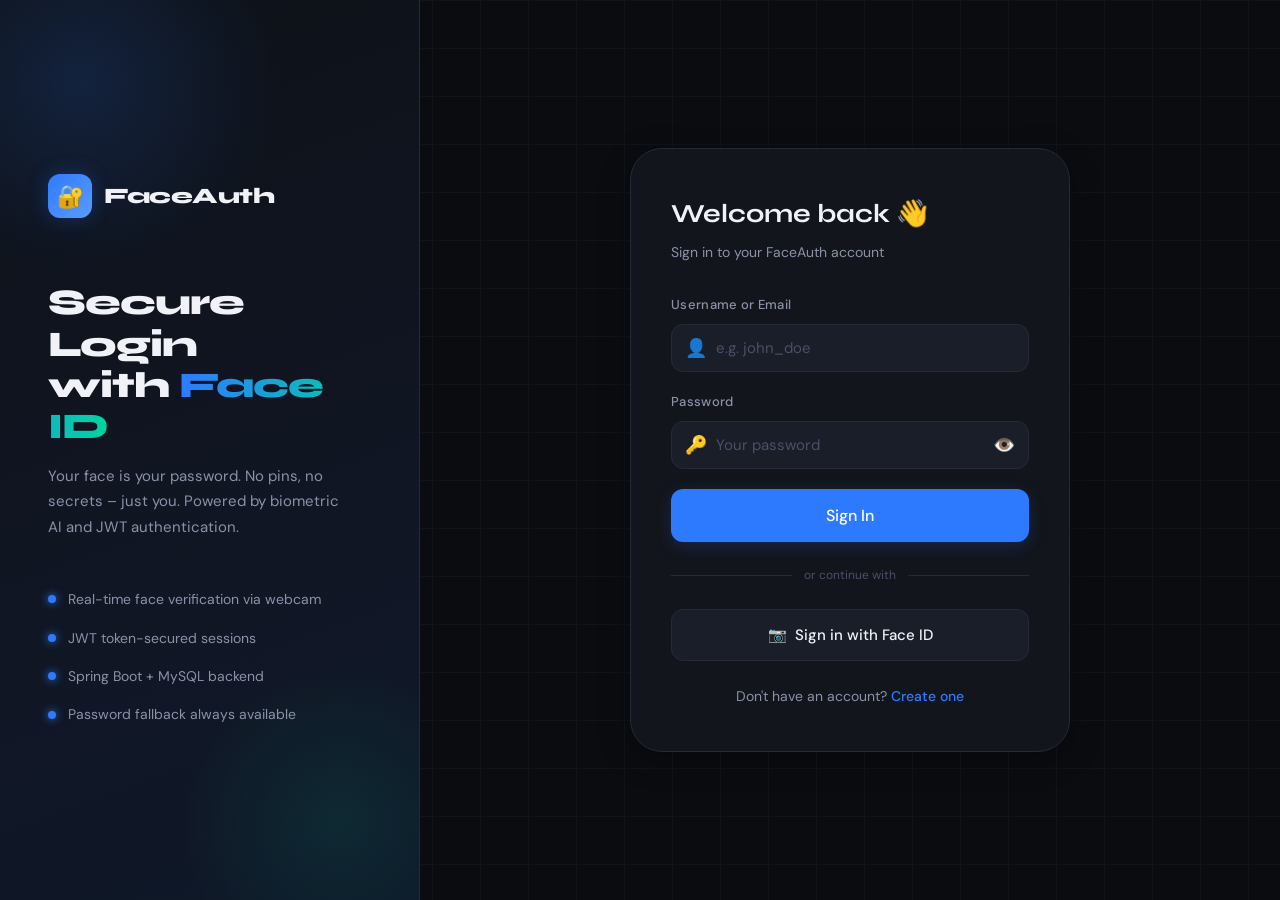
<file: src/main/resources/static/index.html>
<!DOCTYPE html>
<html lang="en">
<head>
  <meta charset="UTF-8" />
  <meta name="viewport" content="width=device-width, initial-scale=1.0" />
  <title>Login – FaceAuth</title>
  <link rel="stylesheet" href="style.css" />
  <!-- Favicon emoji shortcut -->
  <link rel="icon" href="data:image/svg+xml,<svg xmlns='http://www.w3.org/2000/svg' viewBox='0 0 100 100'><text y='.9em' font-size='90'>🔐</text></svg>" />
</head>
<body>

<!-- ═══════════════════════════════════════════════════════════
     LOGIN PAGE
═══════════════════════════════════════════════════════════ -->
<div class="page-wrapper auth-layout">

  <!-- ───── Left decorative panel ───── -->
  <aside class="auth-panel">
    <div class="auth-panel-logo">
      <div class="logo-icon">🔐</div>
      <span class="logo-text">FaceAuth</span>
    </div>

    <h1 class="auth-panel-heading">
      Secure Login<br />with <span>Face ID</span>
    </h1>
    <p class="auth-panel-sub">
      Your face is your password. No pins, no secrets – just you.
      Powered by biometric AI and JWT authentication.
    </p>

    <ul class="auth-panel-features">
      <li class="feature-item"><span class="feature-dot"></span> Real-time face verification via webcam</li>
      <li class="feature-item"><span class="feature-dot"></span> JWT token-secured sessions</li>
      <li class="feature-item"><span class="feature-dot"></span> Spring Boot + MySQL backend</li>
      <li class="feature-item"><span class="feature-dot"></span> Password fallback always available</li>
    </ul>
  </aside>

  <!-- ───── Right form area ───── -->
  <main class="auth-main">
    <div class="auth-card">

      <div class="auth-card-header">
        <h2 class="auth-card-title">Welcome back 👋</h2>
        <p class="auth-card-subtitle">Sign in to your FaceAuth account</p>
      </div>

      <!-- Login Form -->
      <form id="login-form" novalidate>

        <!-- Username -->
        <div class="form-group">
          <label class="form-label" for="username">Username or Email</label>
          <div class="input-wrapper">
            <span class="input-icon">👤</span>
            <input
              type="text"
              id="username"
              name="username"
              class="form-control"
              placeholder="e.g. john_doe"
              autocomplete="username"
            />
          </div>
          <div class="form-error" id="username-error"></div>
        </div>

        <!-- Password -->
        <div class="form-group">
          <label class="form-label" for="password">Password</label>
          <div class="input-wrapper">
            <span class="input-icon">🔑</span>
            <input
              type="password"
              id="password"
              name="password"
              class="form-control"
              placeholder="Your password"
              autocomplete="current-password"
            />
            <button type="button" class="input-toggle" aria-label="Toggle password">👁️</button>
          </div>
          <div class="form-error" id="password-error"></div>
        </div>

        <!-- Submit -->
        <button type="submit" class="btn btn-primary btn-lg" id="login-btn">
          Sign In
        </button>

      </form>

      <!-- Divider -->
      <div class="auth-divider">or continue with</div>

      <!-- Face Login Button -->
      <a href="face-login.html" class="btn btn-secondary">
        📷 &nbsp;Sign in with Face ID
      </a>

      <!-- Register link -->
      <div class="auth-link">
        Don't have an account? <a href="register.html">Create one</a>
      </div>

    </div>
  </main>

</div><!-- end .auth-layout -->

<!-- Toast container injected by script.js -->
<div id="toast-container"></div>
<script src="script.js"></script>

<script>

const form = document.getElementById('login-form');

form.addEventListener('submit', async function(e) {
  e.preventDefault();
  const username = document.getElementById('username').value.trim();
  const password = document.getElementById('password').value;
  const btn = document.getElementById('login-btn');

  if (!username) { alert('Enter Username'); return; }
  if (!password) { alert('Enter Password'); return; }

  setButtonLoading(btn, true);
  const result = await loginUser({ username, password });
  setButtonLoading(btn, false);

  if (result.ok) {
    saveSession(result.data.token, result.data.user);
    showToast('Login successful! Redirecting...', 'success');
    setTimeout(() => { window.location.href = 'dashboard.html'; }, 800);
  } else {
    showToast(result.data.message || 'Invalid username or password.', 'error');
  }
});

</script>
</body>
</html>
</file>
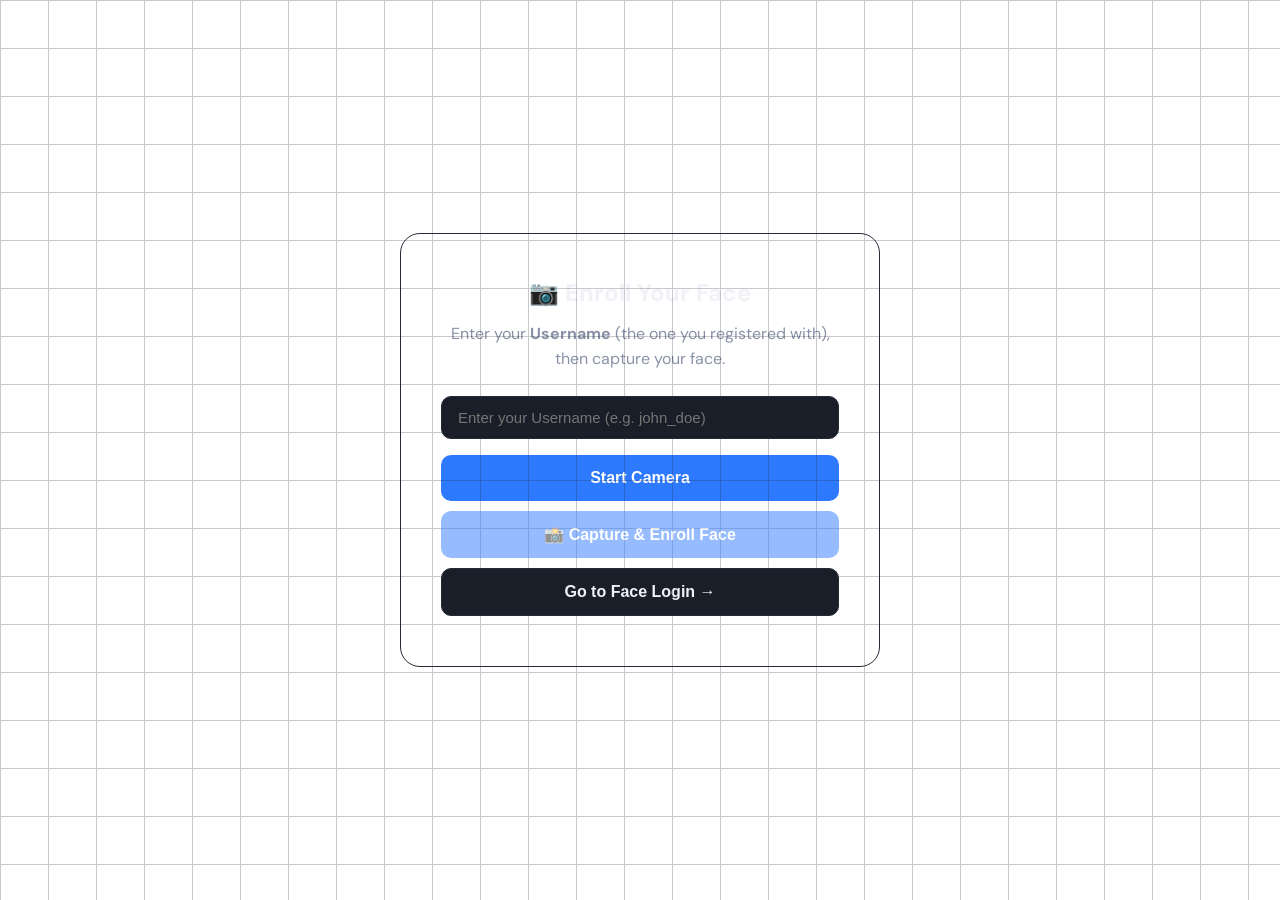
<file: src/main/resources/static/enroll.html>
<!DOCTYPE html>
<html lang="en">
<head>
  <meta charset="UTF-8" />
  <meta name="viewport" content="width=device-width, initial-scale=1.0" />
  <title>Enroll Face – FaceAuth</title>
  <link rel="stylesheet" href="style.css" />
  <style>
    body { display:flex; align-items:center; justify-content:center; min-height:100vh; background:var(--bg-primary); }
    .enroll-card { background:var(--surface-1); border:1px solid var(--border); border-radius:20px; padding:40px; max-width:480px; width:100%; text-align:center; }
    .enroll-card h2 { font-size:24px; margin-bottom:8px; }
    .enroll-card p  { color:var(--text-secondary); margin-bottom:24px; }
    video { width:100%; border-radius:12px; margin-bottom:16px; background:#000; display:none; }
    .status { padding:12px; border-radius:8px; margin-bottom:16px; font-size:14px; display:none; }
    .status.success { background:#10b98120; color:#10b981; display:block; }
    .status.error   { background:#ef444420; color:#ef4444; display:block; }
    .status.info    { background:#3b82f620; color:#3b82f6; display:block; }
    input { width:100%; padding:12px 16px; border-radius:10px; border:1px solid var(--border); background:var(--surface-2); color:var(--text-primary); font-size:15px; margin-bottom:16px; box-sizing:border-box; }
    button { width:100%; padding:14px; border-radius:10px; border:none; background:var(--accent); color:#fff; font-size:16px; font-weight:600; cursor:pointer; margin-bottom:10px; }
    button:disabled { opacity:0.5; cursor:not-allowed; }
    button.secondary { background:var(--surface-2); color:var(--text-primary); border:1px solid var(--border); }
    canvas { display:none; }
  </style>
</head>
<body>
<div class="enroll-card">
  <h2>📷 Enroll Your Face</h2>
  <p>Enter your <strong>Username</strong> (the one you registered with), then capture your face.</p>

  <input type="text" id="nameInput" placeholder="Enter your Username (e.g. john_doe)" />

  <video id="video" autoplay playsinline muted></video>
  <canvas id="canvas"></canvas>

  <div class="status" id="status"></div>

  <button id="startBtn" onclick="startCamera()">Start Camera</button>
  <button id="captureBtn" onclick="capture()" disabled>📸 Capture &amp; Enroll Face</button>
  <button class="secondary" onclick="window.location.href='face-login.html'">Go to Face Login →</button>
</div>

<script>
const API = 'http://localhost:8086';
let stream = null;

function showStatus(msg, type) {
  const s = document.getElementById('status');
  s.textContent = msg;
  s.className = 'status ' + type;
}

async function startCamera() {
  const name = document.getElementById('nameInput').value.trim();
  if (!name) {
    showStatus('Please enter your username first.', 'error');
    return;
  }
  try {
    stream = await navigator.mediaDevices.getUserMedia({ video: true });
    const video = document.getElementById('video');
    video.srcObject = stream;
    video.style.display = 'block';
    document.getElementById('startBtn').disabled = true;
    document.getElementById('captureBtn').disabled = false;
    showStatus('Camera ready! Look at the camera and click Capture.', 'info');
  } catch(err) {
    showStatus('Camera error: ' + err.message + ' — Please allow camera access.', 'error');
  }
}

async function capture() {
  const name = document.getElementById('nameInput').value.trim();
  if (!name) { showStatus('Please enter your name.', 'error'); return; }

  const video  = document.getElementById('video');
  const canvas = document.getElementById('canvas');
  canvas.width  = video.videoWidth;
  canvas.height = video.videoHeight;
  canvas.getContext('2d').drawImage(video, 0, 0);

  const base64 = canvas.toDataURL('image/jpeg', 0.9).split(',')[1];

  document.getElementById('captureBtn').disabled = true;
  document.getElementById('captureBtn').textContent = 'Enrolling...';
  showStatus('Sending face to server...', 'info');

  try {
    const res = await fetch(API + '/api/auth/face/enroll', {
      method: 'POST',
      headers: { 'Content-Type': 'application/json' },
      body: JSON.stringify({ username: name, imageBase64: base64 })
    });
    const data = await res.json();

    if (res.ok) {
      showStatus('✅ Face enrolled successfully! You can now use Face Login.', 'success');
      if (stream) stream.getTracks().forEach(t => t.stop());
      document.getElementById('video').style.display = 'none';
      document.getElementById('captureBtn').textContent = '✅ Enrolled!';
    } else {
      showStatus('❌ ' + (data.message || 'Enrollment failed. Try again.'), 'error');
      document.getElementById('captureBtn').disabled = false;
      document.getElementById('captureBtn').textContent = '📸 Capture & Enroll Face';
    }
  } catch(err) {
    showStatus('❌ Cannot connect to server. Is Spring Boot running?', 'error');
    document.getElementById('captureBtn').disabled = false;
    document.getElementById('captureBtn').textContent = '📸 Capture & Enroll Face';
  }
}
</script>
</body>
</html>
</file>
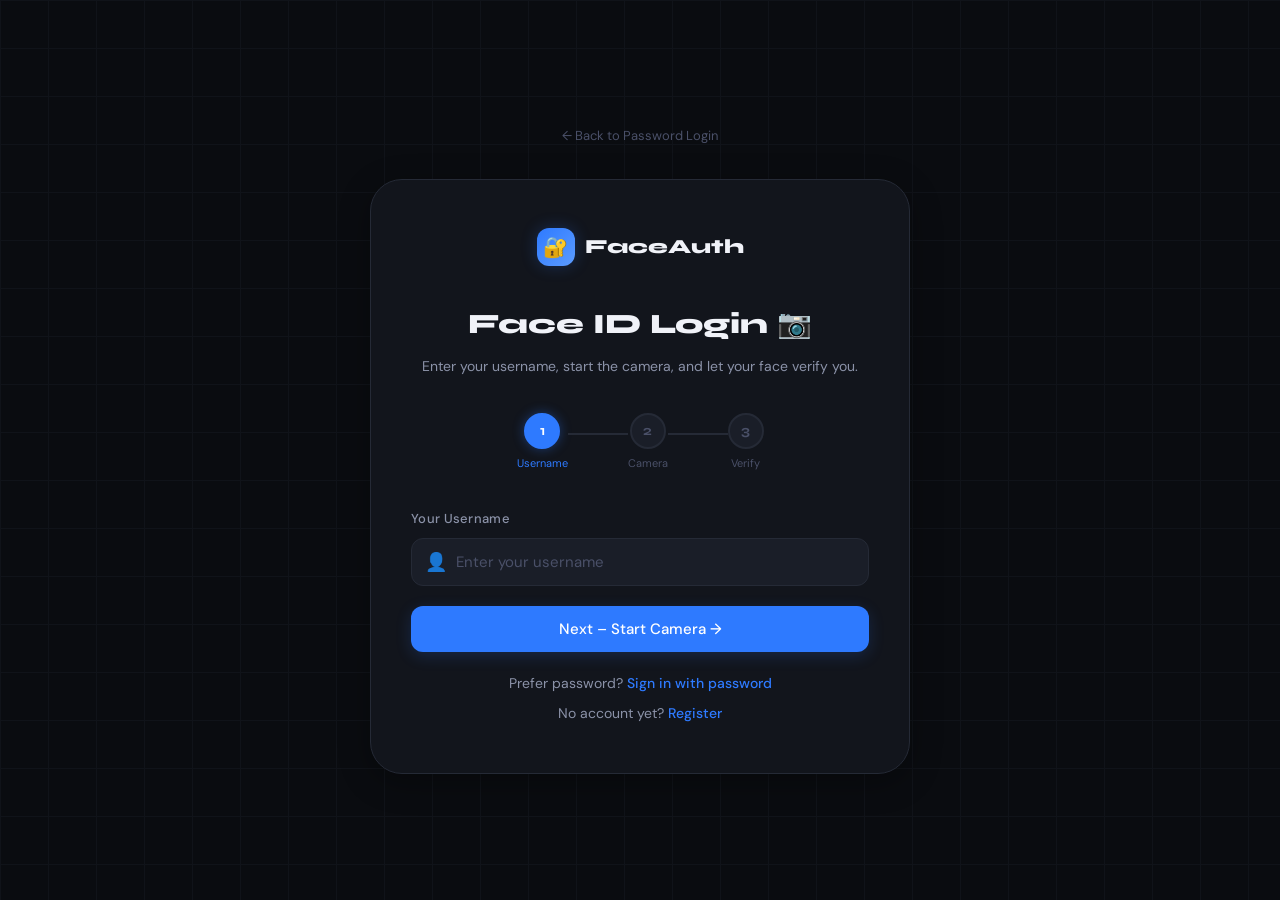
<file: src/main/resources/static/face-login.html>
<!DOCTYPE html>
<html lang="en">
<head>
  <meta charset="UTF-8" />
  <meta name="viewport" content="width=device-width, initial-scale=1.0" />
  <title>Face Login – FaceAuth</title>
  <link rel="stylesheet" href="style.css" />
  <link rel="icon" href="data:image/svg+xml,<svg xmlns='http://www.w3.org/2000/svg' viewBox='0 0 100 100'><text y='.9em' font-size='90'>📷</text></svg>" />
  <style>
    /* Steps indicator */
    .steps {
      display: flex;
      align-items: center;
      gap: 0;
      margin-bottom: 36px;
      justify-content: center;
    }
    .step {
      display: flex;
      flex-direction: column;
      align-items: center;
      gap: 6px;
    }
    .step-circle {
      width: 36px; height: 36px;
      border-radius: 50%;
      background: var(--surface-2);
      border: 2px solid var(--border);
      display: flex; align-items: center; justify-content: center;
      font-size: 14px; font-weight: 700;
      color: var(--text-muted);
      font-family: 'Syne', sans-serif;
      transition: all 0.3s ease;
    }
    .step.active .step-circle {
      background: var(--accent);
      border-color: var(--accent);
      color: #fff;
      box-shadow: 0 0 12px #2e7aff60;
    }
    .step.done .step-circle {
      background: var(--success);
      border-color: var(--success);
      color: #fff;
    }
    .step-label { font-size: 11px; color: var(--text-muted); }
    .step.active .step-label { color: var(--accent); }
    .step.done   .step-label { color: var(--success); }
    .step-line {
      height: 2px; width: 60px;
      background: var(--border);
      margin-bottom: 18px;
      transition: background 0.3s;
    }
    .step-line.done { background: var(--success); }

    /* Countdown ring */
    .countdown-ring {
      position: absolute;
      top: 50%; left: 50%;
      transform: translate(-50%, -50%);
      width: 120px; height: 120px;
      pointer-events: none;
      display: none;
    }
    .countdown-ring.show { display: block; }
    .countdown-ring svg { width: 100%; height: 100%; }
    .countdown-ring text {
      font-family: 'Syne', sans-serif;
      font-size: 28px;
      font-weight: 800;
      fill: var(--accent);
      dominant-baseline: middle;
      text-anchor: middle;
    }
    circle.ring-track {
      fill: none;
      stroke: var(--border);
      stroke-width: 3;
    }
    circle.ring-progress {
      fill: none;
      stroke: var(--accent);
      stroke-width: 3;
      stroke-linecap: round;
      stroke-dasharray: 326.7;
      stroke-dashoffset: 0;
      transform: rotate(-90deg);
      transform-origin: 50% 50%;
      transition: stroke-dashoffset 1s linear;
    }
  </style>
</head>
<body>

<!-- ═══════════════════════════════════════════════════════════
     FACE LOGIN PAGE
═══════════════════════════════════════════════════════════ -->
<div class="page-wrapper face-auth-wrapper">

  <a href="index.html" class="back-link">← Back to Password Login</a>

  <div class="face-auth-card">

    <!-- Logo -->
    <div class="face-header-logo">
      <div class="logo-icon" style="width:38px;height:38px;background:linear-gradient(135deg,var(--accent),var(--accent-hover));border-radius:var(--radius-md);display:flex;align-items:center;justify-content:center;font-size:20px;box-shadow:0 0 16px #2e7aff40;">🔐</div>
      <span style="font-family:'Syne',sans-serif;font-weight:800;font-size:20px;">FaceAuth</span>
    </div>

    <h1 class="face-auth-title">Face ID Login 📷</h1>
    <p class="face-auth-subtitle">
      Enter your username, start the camera, and let your face verify you.
    </p>

    <!-- Steps -->
    <div class="steps">
      <div class="step active" id="step-1">
        <div class="step-circle">1</div>
        <div class="step-label">Username</div>
      </div>
      <div class="step-line" id="line-1"></div>
      <div class="step" id="step-2">
        <div class="step-circle">2</div>
        <div class="step-label">Camera</div>
      </div>
      <div class="step-line" id="line-2"></div>
      <div class="step" id="step-3">
        <div class="step-circle">3</div>
        <div class="step-label">Verify</div>
      </div>
    </div>

    <!-- Step 1: Username input -->
    <div id="phase-username">
      <div class="face-user-input form-group">
        <label class="form-label" for="face-username">Your Username</label>
        <div class="input-wrapper">
          <span class="input-icon">👤</span>
          <input
            type="text"
            id="face-username"
            class="form-control"
            placeholder="Enter your username"
            autocomplete="username"
          />
        </div>
        <div class="form-error" id="face-username-error"></div>
      </div>
      <button class="btn btn-primary" id="face-next-btn">
        Next – Start Camera →
      </button>
    </div>

    <!-- Step 2 & 3: Webcam + verify -->
    <div id="phase-camera" class="hidden">

      <!-- Webcam container -->
      <div class="webcam-container" id="face-webcam-container">
        <video id="face-video" autoplay playsinline muted></video>
        <canvas id="face-canvas"></canvas>
        <div class="webcam-overlay">
          <div class="face-guide"></div>
          <div class="scan-line"></div>
        </div>
        <!-- Countdown ring for auto-capture -->
        <div class="countdown-ring" id="countdown-ring">
          <svg viewBox="0 0 110 110">
            <circle class="ring-track" cx="55" cy="55" r="52" />
            <circle class="ring-progress" id="ring-progress" cx="55" cy="55" r="52" />
            <text x="55" y="55" id="countdown-text">3</text>
          </svg>
        </div>
        <!-- Result overlay -->
        <div class="capture-result-overlay" id="face-result-overlay">
          <span id="face-result-icon">✅</span>
          <span id="face-result-text">Verified!</span>
        </div>
        <!-- Placeholder -->
        <div class="webcam-placeholder" id="face-placeholder">
          <span class="webcam-placeholder-icon">📷</span>
          <span>Starting camera...</span>
        </div>
      </div>

      <!-- Status bar -->
      <div class="status-bar">
        <div class="status-dot" id="face-status-dot"></div>
        <span id="face-status-text">Initialising camera...</span>
      </div>

      <!-- Controls -->
      <div class="webcam-controls">
        <button class="btn btn-primary hidden" id="face-capture-btn">
          📸 Capture &amp; Verify Now
        </button>
        <button class="btn btn-secondary hidden" id="face-auto-btn">
          ⏱ Auto-capture in 3s
        </button>
        <button class="btn btn-secondary btn-sm" id="face-retry-btn">
          🔄 Try Again
        </button>
      </div>

    </div>
    <!-- end phase-camera -->

    <!-- Link to password login -->
    <div class="auth-link" style="margin-top:20px;">
      Prefer password? <a href="index.html">Sign in with password</a>
    </div>
    <div class="auth-link" style="margin-top:8px;">
      No account yet? <a href="register.html">Register</a>
    </div>

  </div><!-- end .face-auth-card -->
</div>

<div id="toast-container"></div>

<script src="script.js"></script>
<script>
/* ──────────────────────────────────────────
   FACE LOGIN PAGE – logic
────────────────────────────────────────── */

// page ready

/* ─── DOM refs ─── */
const phaseUsername      = document.getElementById('phase-username');
const phaseCamera        = document.getElementById('phase-camera');
const faceUsernameInput  = document.getElementById('face-username');
const faceNextBtn        = document.getElementById('face-next-btn');
const faceVideo          = document.getElementById('face-video');
const faceCanvas         = document.getElementById('face-canvas');
const faceContainer      = document.getElementById('face-webcam-container');
const facePlaceholder    = document.getElementById('face-placeholder');
const faceStatusDot      = document.getElementById('face-status-dot');
const faceStatusText     = document.getElementById('face-status-text');
const faceCaptureBtn     = document.getElementById('face-capture-btn');
const faceAutoBtn        = document.getElementById('face-auto-btn');
const faceRetryBtn       = document.getElementById('face-retry-btn');
const faceResultOverlay  = document.getElementById('face-result-overlay');
const countdownRing      = document.getElementById('countdown-ring');
const countdownText      = document.getElementById('countdown-text');
const ringProgress       = document.getElementById('ring-progress');

let faceStream   = null;
let capturedUsername = '';
let autoTimer    = null;

/* ─── Step helper ─── */
function setStep(n) {
  for (let i = 1; i <= 3; i++) {
    const el = document.getElementById(`step-${i}`);
    el.classList.remove('active', 'done');
    if (i < n) el.classList.add('done');
    else if (i === n) el.classList.add('active');
  }
  for (let i = 1; i <= 2; i++) {
    const line = document.getElementById(`line-${i}`);
    line.classList.toggle('done', i < n);
  }
}

function setFaceStatus(dot, text) {
  faceStatusDot.className = `status-dot ${dot}`;
  faceStatusText.textContent = text;
}

/* ─── STEP 1 → STEP 2: Start camera ─── */
faceNextBtn.addEventListener('click', async () => {
  const username = faceUsernameInput.value.trim();
  if (!username) {
    setFieldError(faceUsernameInput, 'Please enter your username.');
    return;
  }
  clearFieldError(faceUsernameInput);
  capturedUsername = username;

  setButtonLoading(faceNextBtn, true);

  try {
    faceStream = await navigator.mediaDevices.getUserMedia({ video: { facingMode: 'user' }, audio: false });
    faceVideo.srcObject = faceStream;

    phaseUsername.classList.add('hidden');
    phaseCamera.classList.remove('hidden');
    facePlaceholder.style.display = 'none';
    faceContainer.classList.add('scanning');
    setStep(2);
    setFaceStatus('scanning', `Camera ready for user "${username}". Click capture or use auto-capture.`);

    faceCaptureBtn.classList.remove('hidden');
    faceAutoBtn.classList.remove('hidden');
    setButtonLoading(faceNextBtn, false);
  } catch (err) {
    setButtonLoading(faceNextBtn, false);
    showToast('Could not access camera: ' + err.message, 'error');
  }
});

faceUsernameInput.addEventListener('input', () => clearFieldError(faceUsernameInput));

/* ─── Manual capture ─── */
faceCaptureBtn.addEventListener('click', captureAndVerify);

/* ─── Auto-capture with countdown ─── */
faceAutoBtn.addEventListener('click', function() {
  if (autoTimer) return;
  faceCaptureBtn.classList.add('hidden');
  faceAutoBtn.disabled = true;
  countdownRing.classList.add('show');

  let count = 3;
  const totalDash = 326.7;
  countdownText.textContent = count;
  ringProgress.style.strokeDashoffset = '0';

  autoTimer = setInterval(() => {
    count--;
    countdownText.textContent = count;
    // shrink ring
    const offset = totalDash * ((3 - count) / 3);
    ringProgress.style.strokeDashoffset = offset;

    if (count <= 0) {
      clearInterval(autoTimer);
      autoTimer = null;
      countdownRing.classList.remove('show');
      captureAndVerify();
    }
  }, 1000);
});

/* ─── Retry ─── */
faceRetryBtn.addEventListener('click', () => {
  faceContainer.classList.remove('verified', 'failed');
  faceContainer.classList.add('scanning');
  faceResultOverlay.classList.remove('show');
  faceCaptureBtn.classList.remove('hidden');
  faceAutoBtn.classList.remove('hidden');
  faceAutoBtn.disabled = false;
  clearInterval(autoTimer); autoTimer = null;
  countdownRing.classList.remove('show');
  setFaceStatus('scanning', `Ready – aim your face at the camera.`);
  setStep(2);
});

/* ─── Core: capture frame + verify ─── */
async function captureAndVerify() {
  // Stop auto timer if running
  if (autoTimer) { clearInterval(autoTimer); autoTimer = null; }
  countdownRing.classList.remove('show');
  faceCaptureBtn.classList.add('hidden');
  faceAutoBtn.classList.add('hidden');

  setStep(3);
  setFaceStatus('scanning', 'Analysing your face... please hold still.');

  // Draw mirrored frame to canvas
  const ctx = faceCanvas.getContext('2d');
  faceCanvas.width  = faceVideo.videoWidth;
  faceCanvas.height = faceVideo.videoHeight;
  ctx.save();
  ctx.scale(-1, 1);
  ctx.drawImage(faceVideo, -faceCanvas.width, 0);
  ctx.restore();

  const base64 = faceCanvas.toDataURL('image/jpeg', 0.9).split(',')[1];

  // Call backend
  const res = await verifyFace(capturedUsername, base64);

  if (res.ok && res.data.verified) {
    /*
      Expected Spring Boot response on success:
      {
        "verified": true,
        "token": "eyJhbGci...",
        "user": { "id": 1, "username": "...", "fullName": "...", "email": "..." },
        "confidence": 0.97
      }
    */
    faceContainer.classList.remove('scanning');
    faceContainer.classList.add('verified');
    faceResultOverlay.className = 'capture-result-overlay success show';
    document.getElementById('face-result-icon').textContent = '✅';
    document.getElementById('face-result-text').textContent = 'Identity Confirmed!';
    setFaceStatus('active', `Welcome, ${res.data.user?.fullName || capturedUsername}! Redirecting...`);
    showToast(`Face verified! Confidence: ${Math.round((res.data.confidence || 1) * 100)}%`, 'success');

    // Save session and redirect
    saveSession(res.data.token, res.data.user);
    setTimeout(() => { window.location.href = 'dashboard.html'; }, 1500);

    // Stop camera
    if (faceStream) faceStream.getTracks().forEach(t => t.stop());
  } else {
    faceContainer.classList.remove('scanning');
    faceContainer.classList.add('failed');
    faceResultOverlay.className = 'capture-result-overlay error show';
    document.getElementById('face-result-icon').textContent = '❌';
    document.getElementById('face-result-text').textContent = 'Not Recognised';

    const reason = res.data?.message || 'Face not recognised. Please try again.';
    setFaceStatus('error', reason);

    if (res.status === 404) {
      showToast('User not found or face not enrolled.', 'error', 5000);
    } else {
      showToast(reason, 'error', 4000);
    }

    // Auto-reset after 3s
    setTimeout(() => {
      if (faceStream?.active) {
        faceResultOverlay.classList.remove('show');
        faceContainer.classList.remove('failed');
        faceContainer.classList.add('scanning');
        faceCaptureBtn.classList.remove('hidden');
        faceAutoBtn.classList.remove('hidden');
        faceAutoBtn.disabled = false;
        setFaceStatus('scanning', 'Ready to try again.');
        setStep(2);
      }
    }, 3000);
  }
}

/* ─── Cleanup on page leave ─── */
window.addEventListener('beforeunload', () => {
  if (faceStream) faceStream.getTracks().forEach(t => t.stop());
});
</script>
</body>
</html>
</file>
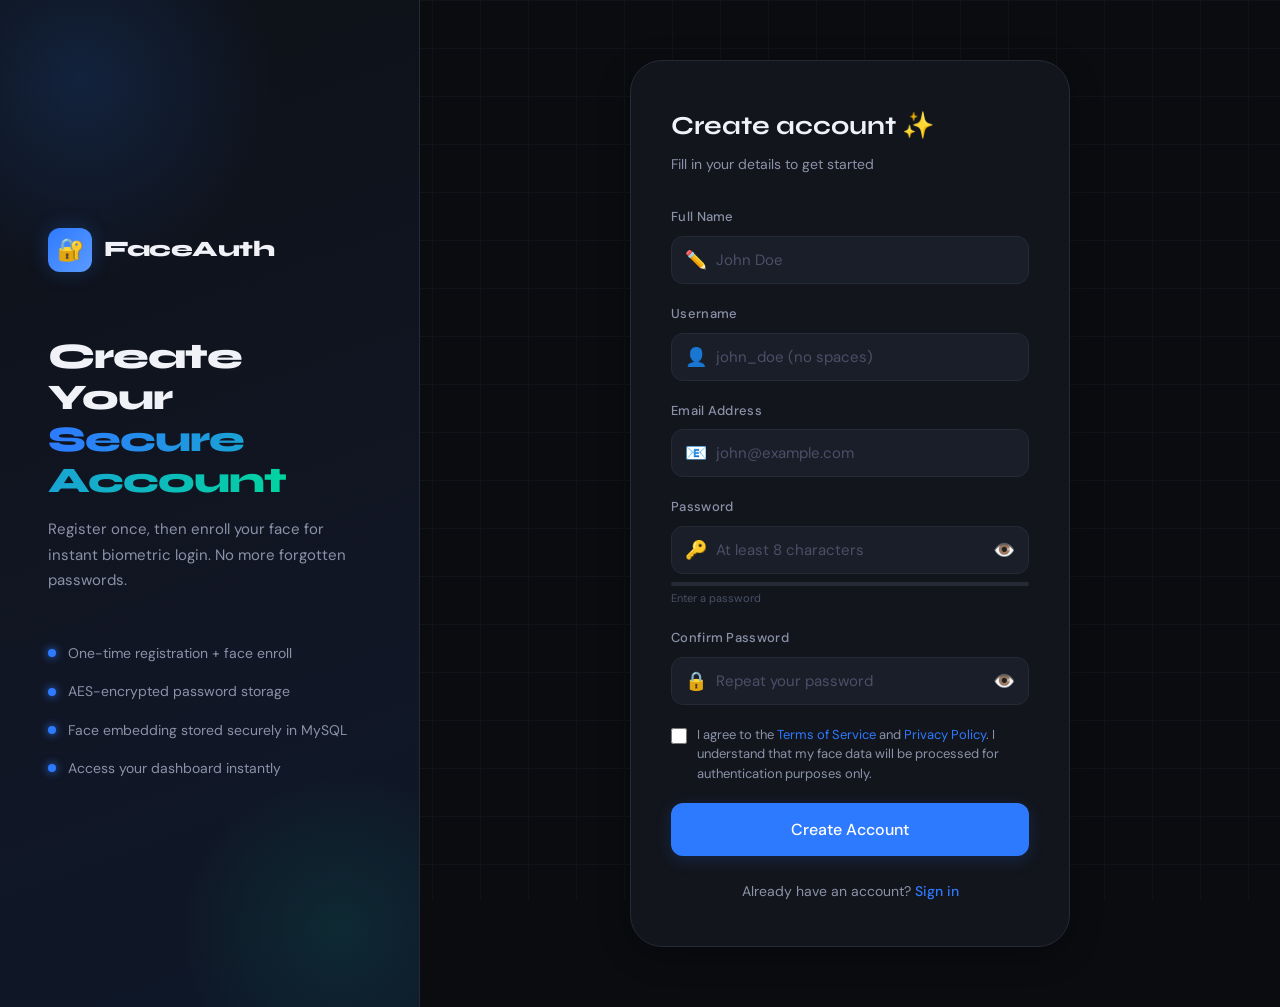
<file: src/main/resources/static/register.html>
<!DOCTYPE html>
<html lang="en">
<head>
  <meta charset="UTF-8" />
  <meta name="viewport" content="width=device-width, initial-scale=1.0" />
  <title>Register – FaceAuth</title>
  <link rel="stylesheet" href="style.css" />
  <link rel="icon" href="data:image/svg+xml,<svg xmlns='http://www.w3.org/2000/svg' viewBox='0 0 100 100'><text y='.9em' font-size='90'>🔐</text></svg>" />
  <style>
    /* Password strength meter */
    .strength-bar {
      height: 4px;
      border-radius: 99px;
      background: var(--border);
      margin-top: 8px;
      overflow: hidden;
    }
    .strength-fill {
      height: 100%;
      border-radius: 99px;
      transition: width 0.3s ease, background 0.3s ease;
      width: 0%;
    }
    .strength-fill.weak   { width: 25%; background: var(--danger); }
    .strength-fill.fair   { width: 50%; background: #ffb300; }
    .strength-fill.good   { width: 75%; background: var(--accent); }
    .strength-fill.strong { width: 100%; background: var(--success); }
    .strength-label {
      font-size: 11px;
      margin-top: 4px;
      color: var(--text-muted);
    }
    .terms-group {
      display: flex;
      align-items: flex-start;
      gap: 10px;
      margin-bottom: 20px;
    }
    .terms-group input[type="checkbox"] {
      margin-top: 3px;
      width: 16px; height: 16px;
      accent-color: var(--accent);
      flex-shrink: 0;
      cursor: pointer;
    }
    .terms-group label {
      font-size: 13px;
      color: var(--text-secondary);
      line-height: 1.5;
      cursor: pointer;
    }
    .terms-group label a {
      color: var(--accent);
      text-decoration: none;
    }
  </style>
</head>
<body>

<!-- ═══════════════════════════════════════════════════════════
     REGISTER PAGE
═══════════════════════════════════════════════════════════ -->
<div class="page-wrapper auth-layout">

  <!-- ───── Left panel ───── -->
  <aside class="auth-panel">
    <div class="auth-panel-logo">
      <div class="logo-icon">🔐</div>
      <span class="logo-text">FaceAuth</span>
    </div>

    <h1 class="auth-panel-heading">
      Create Your<br /><span>Secure Account</span>
    </h1>
    <p class="auth-panel-sub">
      Register once, then enroll your face for instant biometric login.
      No more forgotten passwords.
    </p>

    <ul class="auth-panel-features">
      <li class="feature-item"><span class="feature-dot"></span> One-time registration + face enroll</li>
      <li class="feature-item"><span class="feature-dot"></span> AES-encrypted password storage</li>
      <li class="feature-item"><span class="feature-dot"></span> Face embedding stored securely in MySQL</li>
      <li class="feature-item"><span class="feature-dot"></span> Access your dashboard instantly</li>
    </ul>
  </aside>

  <!-- ───── Right form area ───── -->
  <main class="auth-main">
    <div class="auth-card">

      <div class="auth-card-header">
        <h2 class="auth-card-title">Create account ✨</h2>
        <p class="auth-card-subtitle">Fill in your details to get started</p>
      </div>

      <form id="register-form" novalidate>

        <!-- Full Name -->
        <div class="form-group">
          <label class="form-label" for="fullName">Full Name</label>
          <div class="input-wrapper">
            <span class="input-icon">✏️</span>
            <input
              type="text"
              id="fullName"
              name="fullName"
              class="form-control"
              placeholder="John Doe"
              autocomplete="name"
            />
          </div>
          <div class="form-error" id="fullName-error"></div>
        </div>

        <!-- Username -->
        <div class="form-group">
          <label class="form-label" for="username">Username</label>
          <div class="input-wrapper">
            <span class="input-icon">👤</span>
            <input
              type="text"
              id="username"
              name="username"
              class="form-control"
              placeholder="john_doe (no spaces)"
              autocomplete="username"
            />
          </div>
          <div class="form-error" id="username-error"></div>
        </div>

        <!-- Email -->
        <div class="form-group">
          <label class="form-label" for="email">Email Address</label>
          <div class="input-wrapper">
            <span class="input-icon">📧</span>
            <input
              type="email"
              id="email"
              name="email"
              class="form-control"
              placeholder="john@example.com"
              autocomplete="email"
            />
          </div>
          <div class="form-error" id="email-error"></div>
        </div>

        <!-- Password -->
        <div class="form-group">
          <label class="form-label" for="password">Password</label>
          <div class="input-wrapper">
            <span class="input-icon">🔑</span>
            <input
              type="password"
              id="password"
              name="password"
              class="form-control"
              placeholder="At least 8 characters"
              autocomplete="new-password"
            />
            <button type="button" class="input-toggle" aria-label="Toggle password">👁️</button>
          </div>
          <!-- Strength meter -->
          <div class="strength-bar"><div class="strength-fill" id="strength-fill"></div></div>
          <div class="strength-label" id="strength-label">Enter a password</div>
          <div class="form-error" id="password-error"></div>
        </div>

        <!-- Confirm Password -->
        <div class="form-group">
          <label class="form-label" for="confirmPassword">Confirm Password</label>
          <div class="input-wrapper">
            <span class="input-icon">🔒</span>
            <input
              type="password"
              id="confirmPassword"
              name="confirmPassword"
              class="form-control"
              placeholder="Repeat your password"
              autocomplete="new-password"
            />
            <button type="button" class="input-toggle" aria-label="Toggle password">👁️</button>
          </div>
          <div class="form-error" id="confirmPassword-error"></div>
        </div>

        <!-- Terms -->
        <div class="terms-group">
          <input type="checkbox" id="terms" />
          <label for="terms">
            I agree to the <a href="#">Terms of Service</a> and
            <a href="#">Privacy Policy</a>. I understand that my face data
            will be processed for authentication purposes only.
          </label>
        </div>
        <div class="form-error" id="terms-error" style="margin-top:-12px; margin-bottom:16px;"></div>

        <!-- Submit -->
        <button type="submit" class="btn btn-primary btn-lg" id="register-btn">
          Create Account
        </button>

      </form>

      <div class="auth-link">
        Already have an account? <a href="index.html">Sign in</a>
      </div>

    </div>
  </main>

</div>

<div id="toast-container"></div>

<script src="script.js"></script>
<script>
/* ──────────────────────────────────────────
   REGISTER PAGE – logic
────────────────────────────────────────── */

requireGuest(); // redirect if already logged in

const form        = document.getElementById('register-form');
const registerBtn = document.getElementById('register-btn');
const pwdInput    = document.getElementById('password');

/* ─── Password strength meter ─── */
const strengthMap = [
  { cls: '',       label: 'Enter a password' },
  { cls: 'weak',   label: '⚠️ Weak – try adding uppercase and numbers' },
  { cls: 'fair',   label: '🟡 Fair – add a symbol to strengthen' },
  { cls: 'good',   label: '🔵 Good – almost there!' },
  { cls: 'strong', label: '✅ Strong password' },
];

pwdInput.addEventListener('input', function() {
  const score = passwordStrength(this.value);
  const fill  = document.getElementById('strength-fill');
  const label = document.getElementById('strength-label');
  const info  = strengthMap[score] || strengthMap[0];
  fill.className    = `strength-fill ${info.cls}`;
  label.textContent = info.label;
  clearFieldError(this);
});

/* ─── Live clear errors ─── */
['fullName','username','email','confirmPassword'].forEach(id => {
  const el = document.getElementById(id);
  if (el) el.addEventListener('input', function() { clearFieldError(this); });
});

/* ════════════════════════════════════════════
   REGISTER FORM SUBMIT
   Face enrollment has been removed from this flow.
   After a successful registration, the user is
   simply sent to log in (or straight to the
   dashboard if a token was returned). Face
   enrollment can be done later, e.g. from the
   dashboard.
════════════════════════════════════════════ */
form.addEventListener('submit', async function(e) {
  e.preventDefault();
  clearFormErrors(form);

  const fullName        = document.getElementById('fullName').value.trim();
  const username        = document.getElementById('username').value.trim();
  const email           = document.getElementById('email').value.trim();
  const password        = document.getElementById('password').value;
  const confirmPassword = document.getElementById('confirmPassword').value;
  const termsChecked    = document.getElementById('terms').checked;

  let hasError = false;

  if (!fullName) {
    setFieldError(document.getElementById('fullName'), 'Full name is required.');
    hasError = true;
  }
  if (!username) {
    setFieldError(document.getElementById('username'), 'Username is required.');
    hasError = true;
  } else if (!/^[a-zA-Z0-9_]{3,20}$/.test(username)) {
    setFieldError(document.getElementById('username'), 'Username must be 3–20 chars (letters, numbers, _).');
    hasError = true;
  }
  if (!email) {
    setFieldError(document.getElementById('email'), 'Email is required.');
    hasError = true;
  } else if (!isValidEmail(email)) {
    setFieldError(document.getElementById('email'), 'Please enter a valid email address.');
    hasError = true;
  }
  if (!password) {
    setFieldError(document.getElementById('password'), 'Password is required.');
    hasError = true;
  } else if (password.length < 8) {
    setFieldError(document.getElementById('password'), 'Password must be at least 8 characters.');
    hasError = true;
  }
  if (password !== confirmPassword) {
    setFieldError(document.getElementById('confirmPassword'), 'Passwords do not match.');
    hasError = true;
  }
  if (!termsChecked) {
    const termsErr = document.getElementById('terms-error');
    termsErr.textContent = 'You must accept the Terms of Service.';
    termsErr.classList.add('show');
    hasError = true;
  }

  if (hasError) return;

  setButtonLoading(registerBtn, true);
  const result = await registerUser({ fullName, username, email, password });
  setButtonLoading(registerBtn, false);

  if (result.ok) {
    if (result.data.token) {
      // Account created and logged in directly — go straight to the dashboard.
      saveSession(result.data.token, result.data.user);
      showToast('Account created! Redirecting to your dashboard…', 'success');
      setTimeout(() => { window.location.href = 'dashboard.html'; }, 1000);
    } else {
      // Account created but no token issued — send to login.
      showToast('Account created! Please log in.', 'success');
      setTimeout(() => { window.location.href = 'index.html'; }, 1200);
    }
  } else {
    if (result.status === 409) {
      showToast('Username or email already exists.', 'error');
      setFieldError(document.getElementById('username'), 'This username is already taken.');
    } else if (result.status === 0) {
      showToast(result.data.message, 'error', 5000);
    } else {
      showToast(result.data.message || 'Registration failed.', 'error');
    }
  }
});
</script>
</body>
</html>
</file>
<file: src/main/resources/static/style.css>
/* ============================================================
   FaceAuth – Face Verification Login System
   style.css – Global Stylesheet
   ============================================================ */

/* ---------- Google Fonts ---------- */
@import url('https://fonts.googleapis.com/css2?family=Syne:wght@400;600;700;800&family=DM+Sans:ital,wght@0,300;0,400;0,500;1,300&display=swap');

/* ---------- CSS Variables ---------- */
:root {
  --bg:            #0a0c10;
  --surface:       #12151c;
  --surface-2:     #1a1e28;
  --border:        #252a36;
  --border-glow:   #2e7aff44;
  --accent:        #2e7aff;
  --accent-soft:   #2e7aff22;
  --accent-hover:  #5b9bff;
  --danger:        #ff4d6d;
  --danger-soft:   #ff4d6d22;
  --success:       #00d4a0;
  --success-soft:  #00d4a022;
  --text-primary:  #f0f2f8;
  --text-secondary:#8b92a8;
  --text-muted:    #4a5068;
  --radius-sm:     6px;
  --radius-md:     12px;
  --radius-lg:     20px;
  --radius-xl:     32px;
  --shadow-glow:   0 0 40px #2e7aff18;
  --shadow-card:   0 8px 32px #00000050;
  --transition:    all 0.22s cubic-bezier(0.4, 0, 0.2, 1);
}

/* ---------- Reset & Base ---------- */
*, *::before, *::after { box-sizing: border-box; margin: 0; padding: 0; }

html { scroll-behavior: smooth; }

body {
  font-family: 'DM Sans', sans-serif;
  background-color: var(--bg);
  color: var(--text-primary);
  min-height: 100vh;
  line-height: 1.6;
  -webkit-font-smoothing: antialiased;
  overflow-x: hidden;
}

/* ---------- Scrollbar ---------- */
::-webkit-scrollbar { width: 6px; }
::-webkit-scrollbar-track { background: var(--bg); }
::-webkit-scrollbar-thumb { background: var(--border); border-radius: 99px; }
::-webkit-scrollbar-thumb:hover { background: var(--accent); }

/* ---------- Background Grid Pattern ---------- */
body::before {
  content: '';
  position: fixed;
  inset: 0;
  background-image:
    linear-gradient(var(--border) 1px, transparent 1px),
    linear-gradient(90deg, var(--border) 1px, transparent 1px);
  background-size: 48px 48px;
  opacity: 0.25;
  pointer-events: none;
  z-index: 0;
}

/* ---------- Page Wrapper ---------- */
.page-wrapper {
  position: relative;
  z-index: 1;
  min-height: 100vh;
}

/* ============================================================
   AUTH LAYOUT  (index.html, register.html, face-login.html)
   ============================================================ */
.auth-layout {
  display: flex;
  min-height: 100vh;
}

/* Left decorative panel */
.auth-panel {
  flex: 0 0 420px;
  background: linear-gradient(160deg, #0d1117 0%, #111624 60%, #0e1828 100%);
  border-right: 1px solid var(--border);
  display: flex;
  flex-direction: column;
  justify-content: center;
  align-items: flex-start;
  padding: 60px 48px;
  position: relative;
  overflow: hidden;
}

.auth-panel::before {
  content: '';
  position: absolute;
  top: -120px; left: -120px;
  width: 400px; height: 400px;
  background: radial-gradient(circle, #2e7aff28 0%, transparent 70%);
  pointer-events: none;
}

.auth-panel::after {
  content: '';
  position: absolute;
  bottom: -80px; right: -80px;
  width: 320px; height: 320px;
  background: radial-gradient(circle, #00d4a018 0%, transparent 70%);
  pointer-events: none;
}

.auth-panel-logo {
  display: flex;
  align-items: center;
  gap: 12px;
  margin-bottom: 64px;
  z-index: 1;
}

.auth-panel-logo .logo-icon {
  width: 44px; height: 44px;
  background: linear-gradient(135deg, var(--accent), var(--accent-hover));
  border-radius: var(--radius-md);
  display: flex; align-items: center; justify-content: center;
  font-size: 22px;
  box-shadow: 0 0 20px #2e7aff40;
}

.auth-panel-logo .logo-text {
  font-family: 'Syne', sans-serif;
  font-weight: 800;
  font-size: 22px;
  letter-spacing: -0.5px;
  color: var(--text-primary);
}

.auth-panel-heading {
  font-family: 'Syne', sans-serif;
  font-size: 36px;
  font-weight: 800;
  line-height: 1.15;
  letter-spacing: -1px;
  color: var(--text-primary);
  margin-bottom: 16px;
  z-index: 1;
}

.auth-panel-heading span {
  background: linear-gradient(90deg, var(--accent), var(--success));
  -webkit-background-clip: text;
  -webkit-text-fill-color: transparent;
  background-clip: text;
}

.auth-panel-sub {
  font-size: 15px;
  color: var(--text-secondary);
  line-height: 1.7;
  max-width: 300px;
  z-index: 1;
}

.auth-panel-features {
  margin-top: 48px;
  display: flex;
  flex-direction: column;
  gap: 16px;
  z-index: 1;
}

.feature-item {
  display: flex;
  align-items: center;
  gap: 12px;
  font-size: 14px;
  color: var(--text-secondary);
}

.feature-dot {
  width: 8px; height: 8px;
  border-radius: 50%;
  background: var(--accent);
  flex-shrink: 0;
  box-shadow: 0 0 8px var(--accent);
}

/* Right form area */
.auth-main {
  flex: 1;
  display: flex;
  flex-direction: column;
  justify-content: center;
  align-items: center;
  padding: 60px 40px;
  overflow-y: auto;
}

.auth-card {
  width: 100%;
  max-width: 440px;
  background: var(--surface);
  border: 1px solid var(--border);
  border-radius: var(--radius-xl);
  padding: 44px 40px;
  box-shadow: var(--shadow-card);
  animation: fadeSlideUp 0.4s ease both;
}

@keyframes fadeSlideUp {
  from { opacity: 0; transform: translateY(24px); }
  to   { opacity: 1; transform: translateY(0); }
}

.auth-card-header {
  margin-bottom: 32px;
}

.auth-card-title {
  font-family: 'Syne', sans-serif;
  font-size: 26px;
  font-weight: 700;
  color: var(--text-primary);
  margin-bottom: 6px;
}

.auth-card-subtitle {
  font-size: 14px;
  color: var(--text-secondary);
}

/* ---------- Form Elements ---------- */
.form-group {
  margin-bottom: 20px;
}

.form-label {
  display: block;
  font-size: 13px;
  font-weight: 500;
  color: var(--text-secondary);
  margin-bottom: 8px;
  letter-spacing: 0.3px;
}

.form-control {
  width: 100%;
  background: var(--surface-2);
  border: 1px solid var(--border);
  border-radius: var(--radius-md);
  padding: 13px 16px;
  font-family: 'DM Sans', sans-serif;
  font-size: 15px;
  color: var(--text-primary);
  outline: none;
  transition: var(--transition);
}

.form-control::placeholder { color: var(--text-muted); }

.form-control:focus {
  border-color: var(--accent);
  box-shadow: 0 0 0 3px var(--accent-soft);
  background: #161a26;
}

.form-control.error {
  border-color: var(--danger);
  box-shadow: 0 0 0 3px var(--danger-soft);
}

.form-error {
  font-size: 12px;
  color: var(--danger);
  margin-top: 6px;
  display: none;
}

.form-error.show { display: block; }

/* Input with icon */
.input-wrapper {
  position: relative;
}

.input-icon {
  position: absolute;
  left: 14px;
  top: 50%;
  transform: translateY(-50%);
  font-size: 18px;
  color: var(--text-muted);
  pointer-events: none;
}

.input-wrapper .form-control {
  padding-left: 44px;
}

.input-toggle {
  position: absolute;
  right: 14px;
  top: 50%;
  transform: translateY(-50%);
  cursor: pointer;
  color: var(--text-muted);
  font-size: 18px;
  transition: var(--transition);
  background: none;
  border: none;
}

.input-toggle:hover { color: var(--text-primary); }

/* ---------- Buttons ---------- */
.btn {
  display: inline-flex;
  align-items: center;
  justify-content: center;
  gap: 8px;
  padding: 13px 24px;
  border-radius: var(--radius-md);
  font-family: 'DM Sans', sans-serif;
  font-size: 15px;
  font-weight: 500;
  cursor: pointer;
  border: none;
  transition: var(--transition);
  text-decoration: none;
  white-space: nowrap;
}

.btn-primary {
  background: var(--accent);
  color: #fff;
  box-shadow: 0 4px 16px #2e7aff30;
  width: 100%;
}

.btn-primary:hover {
  background: var(--accent-hover);
  box-shadow: 0 6px 24px #2e7aff50;
  transform: translateY(-1px);
}

.btn-primary:active { transform: translateY(0); }

.btn-secondary {
  background: var(--surface-2);
  color: var(--text-primary);
  border: 1px solid var(--border);
  width: 100%;
}

.btn-secondary:hover {
  background: var(--border);
  border-color: var(--accent);
  transform: translateY(-1px);
}

.btn-danger {
  background: var(--danger-soft);
  color: var(--danger);
  border: 1px solid var(--danger);
}

.btn-danger:hover {
  background: var(--danger);
  color: #fff;
}

.btn-success {
  background: var(--success);
  color: #0a0c10;
  font-weight: 600;
}

.btn-success:hover {
  background: #00e8b0;
  transform: translateY(-1px);
}

.btn:disabled {
  opacity: 0.5;
  cursor: not-allowed;
  transform: none !important;
}

.btn-sm { padding: 8px 16px; font-size: 13px; }
.btn-lg { padding: 16px 32px; font-size: 16px; }

/* ---------- Spinner ---------- */
.spinner {
  width: 18px; height: 18px;
  border: 2px solid rgba(255,255,255,0.3);
  border-top-color: #fff;
  border-radius: 50%;
  animation: spin 0.7s linear infinite;
  display: inline-block;
}

@keyframes spin { to { transform: rotate(360deg); } }

/* ---------- Divider ---------- */
.auth-divider {
  display: flex;
  align-items: center;
  gap: 12px;
  margin: 24px 0;
  color: var(--text-muted);
  font-size: 12px;
}

.auth-divider::before,
.auth-divider::after {
  content: '';
  flex: 1;
  height: 1px;
  background: var(--border);
}

/* ---------- Link Style ---------- */
.auth-link {
  text-align: center;
  margin-top: 24px;
  font-size: 14px;
  color: var(--text-secondary);
}

.auth-link a {
  color: var(--accent);
  text-decoration: none;
  font-weight: 500;
}

.auth-link a:hover { text-decoration: underline; }

/* ---------- Toast Notification ---------- */
#toast-container {
  position: fixed;
  top: 20px; right: 20px;
  z-index: 9999;
  display: flex;
  flex-direction: column;
  gap: 10px;
}

.toast {
  display: flex;
  align-items: center;
  gap: 12px;
  padding: 14px 18px;
  border-radius: var(--radius-md);
  background: var(--surface);
  border: 1px solid var(--border);
  box-shadow: 0 8px 24px #00000060;
  min-width: 280px;
  max-width: 360px;
  font-size: 14px;
  animation: toastIn 0.3s ease both;
  transition: var(--transition);
}

@keyframes toastIn {
  from { opacity: 0; transform: translateX(40px); }
  to   { opacity: 1; transform: translateX(0); }
}

.toast.hide { opacity: 0; transform: translateX(40px); }

.toast-icon { font-size: 20px; flex-shrink: 0; }

.toast-msg { flex: 1; color: var(--text-primary); }

.toast.success { border-color: var(--success); }
.toast.success .toast-icon { color: var(--success); }
.toast.error   { border-color: var(--danger); }
.toast.error   .toast-icon { color: var(--danger); }
.toast.info    { border-color: var(--accent); }
.toast.info    .toast-icon { color: var(--accent); }

/* ============================================================
   DASHBOARD LAYOUT  (dashboard.html)
   ============================================================ */
.dashboard-layout {
  display: flex;
  min-height: 100vh;
}

/* Sidebar */
.sidebar {
  flex: 0 0 260px;
  width: 260px;
  background: var(--surface);
  border-right: 1px solid var(--border);
  display: flex;
  flex-direction: column;
  padding: 28px 0;
  position: fixed;
  top: 0; left: 0;
  height: 100vh;
  overflow-y: auto;
  overflow-x: hidden;
  z-index: 100;
  transform: none;
  transition: var(--transition);
  box-sizing: border-box;
}

.sidebar-logo {
  display: flex;
  align-items: center;
  gap: 12px;
  padding: 0 24px;
  margin-bottom: 40px;
  text-decoration: none;
}

.sidebar-logo .logo-icon {
  width: 40px; height: 40px;
  background: linear-gradient(135deg, var(--accent), var(--accent-hover));
  border-radius: var(--radius-sm);
  display: flex; align-items: center; justify-content: center;
  font-size: 20px;
  box-shadow: 0 0 16px #2e7aff40;
}

.sidebar-logo .logo-text {
  font-family: 'Syne', sans-serif;
  font-weight: 800;
  font-size: 18px;
  color: var(--text-primary);
}

.sidebar-section-label {
  font-size: 11px;
  font-weight: 600;
  letter-spacing: 1.5px;
  text-transform: uppercase;
  color: var(--text-muted);
  padding: 0 24px;
  margin-bottom: 8px;
  margin-top: 24px;
}

.sidebar-nav {
  display: flex;
  flex-direction: column;
  gap: 2px;
  padding: 0 12px;
}

.nav-item {
  display: flex;
  align-items: center;
  gap: 12px;
  padding: 11px 14px;
  border-radius: var(--radius-md);
  font-size: 14px;
  font-weight: 500;
  color: var(--text-secondary);
  text-decoration: none;
  cursor: pointer;
  border: none;
  background: none;
  width: 100%;
  text-align: left;
  transition: var(--transition);
}

.nav-item:hover {
  background: var(--surface-2);
  color: var(--text-primary);
}

.nav-item.active {
  background: var(--accent-soft);
  color: var(--accent);
  border: 1px solid var(--border-glow);
}

.nav-icon { font-size: 18px; width: 22px; text-align: center; }

.nav-badge {
  margin-left: auto;
  background: var(--accent);
  color: #fff;
  font-size: 11px;
  font-weight: 700;
  padding: 2px 7px;
  border-radius: 99px;
}

.sidebar-footer {
  margin-top: auto;
  padding: 16px 12px 0;
  border-top: 1px solid var(--border);
}

.user-card {
  display: flex;
  align-items: center;
  gap: 12px;
  padding: 12px 14px;
  border-radius: var(--radius-md);
  background: var(--surface-2);
  cursor: pointer;
  transition: var(--transition);
}

.user-card:hover { background: var(--border); }

.user-avatar {
  width: 38px; height: 38px;
  border-radius: 50%;
  background: linear-gradient(135deg, var(--accent), var(--success));
  display: flex; align-items: center; justify-content: center;
  font-size: 16px;
  color: #fff;
  font-weight: 700;
  font-family: 'Syne', sans-serif;
  flex-shrink: 0;
}

.user-info { flex: 1; min-width: 0; }

.user-name {
  font-size: 14px;
  font-weight: 600;
  color: var(--text-primary);
  white-space: nowrap;
  overflow: hidden;
  text-overflow: ellipsis;
}

.user-role {
  font-size: 12px;
  color: var(--text-muted);
}

/* Main content */
.dashboard-main {
  margin-left: 260px;
  flex: 1;
  min-width: 0;
  display: flex;
  flex-direction: column;
  min-height: 100vh;
  overflow-x: hidden;
}

.topbar {
  position: sticky;
  top: 0;
  background: var(--bg);
  border-bottom: 1px solid var(--border);
  padding: 16px 40px;
  display: flex;
  align-items: center;
  justify-content: space-between;
  z-index: 50;
  backdrop-filter: blur(8px);
}

.topbar-left { display: flex; align-items: center; gap: 16px; }

.page-title {
  font-family: 'Syne', sans-serif;
  font-size: 20px;
  font-weight: 700;
  color: var(--text-primary);
}

.breadcrumb {
  font-size: 13px;
  color: var(--text-muted);
  display: flex;
  align-items: center;
  gap: 6px;
}

.topbar-right { display: flex; align-items: center; gap: 12px; }

.icon-btn {
  width: 38px; height: 38px;
  border-radius: var(--radius-md);
  background: var(--surface);
  border: 1px solid var(--border);
  cursor: pointer;
  display: flex; align-items: center; justify-content: center;
  font-size: 18px;
  color: var(--text-secondary);
  transition: var(--transition);
}

.icon-btn:hover {
  background: var(--surface-2);
  color: var(--text-primary);
  border-color: var(--accent);
}

.dashboard-content {
  padding: 32px 40px;
  flex: 1;
  min-width: 0;
}

/* Stats Cards */
.stats-grid {
  display: grid;
  grid-template-columns: repeat(auto-fit, minmax(220px, 1fr));
  gap: 20px;
  margin-bottom: 32px;
}

.stat-card {
  background: var(--surface);
  border: 1px solid var(--border);
  border-radius: var(--radius-lg);
  padding: 24px;
  transition: var(--transition);
  cursor: default;
  animation: fadeSlideUp 0.4s ease both;
}

.stat-card:hover {
  border-color: var(--accent);
  box-shadow: var(--shadow-glow);
  transform: translateY(-2px);
}

.stat-icon {
  width: 48px; height: 48px;
  border-radius: var(--radius-md);
  display: flex; align-items: center; justify-content: center;
  font-size: 22px;
  margin-bottom: 16px;
}

.stat-icon.blue   { background: var(--accent-soft); }
.stat-icon.green  { background: var(--success-soft); }
.stat-icon.red    { background: var(--danger-soft); }
.stat-icon.purple { background: #7c5aff22; }

.stat-label {
  font-size: 13px;
  color: var(--text-secondary);
  margin-bottom: 4px;
}

.stat-value {
  font-family: 'Syne', sans-serif;
  font-size: 28px;
  font-weight: 700;
  color: var(--text-primary);
}

.stat-delta {
  font-size: 12px;
  margin-top: 6px;
  display: flex;
  align-items: center;
  gap: 4px;
}

.stat-delta.up   { color: var(--success); }
.stat-delta.down { color: var(--danger); }

/* Dashboard grid */
.dash-grid {
  display: grid;
  grid-template-columns: 1fr 360px;
  gap: 24px;
}

.card {
  background: var(--surface);
  border: 1px solid var(--border);
  border-radius: var(--radius-lg);
  overflow: hidden;
  animation: fadeSlideUp 0.4s ease both;
}

.card-header {
  padding: 20px 24px;
  border-bottom: 1px solid var(--border);
  display: flex;
  align-items: center;
  justify-content: space-between;
}

.card-title {
  font-family: 'Syne', sans-serif;
  font-size: 16px;
  font-weight: 700;
  color: var(--text-primary);
}

.card-body { padding: 24px; }

/* Activity log table */
.activity-table {
  width: 100%;
  border-collapse: collapse;
}

.activity-table th {
  text-align: left;
  font-size: 11px;
  font-weight: 600;
  letter-spacing: 1px;
  text-transform: uppercase;
  color: var(--text-muted);
  padding: 0 12px 14px;
}

.activity-table td {
  padding: 14px 12px;
  font-size: 14px;
  color: var(--text-secondary);
  border-top: 1px solid var(--border);
}

.activity-table tr:hover td { background: var(--surface-2); }

.status-badge {
  display: inline-flex;
  align-items: center;
  gap: 5px;
  padding: 3px 10px;
  border-radius: 99px;
  font-size: 12px;
  font-weight: 500;
}

.status-badge.success {
  background: var(--success-soft);
  color: var(--success);
}

.status-badge.failed {
  background: var(--danger-soft);
  color: var(--danger);
}

.status-badge.pending {
  background: #ffb30022;
  color: #ffb300;
}

/* Face Status Card */
.face-status-card {
  text-align: center;
  padding: 32px 24px;
}

.face-icon-wrapper {
  width: 100px; height: 100px;
  margin: 0 auto 20px;
  border-radius: 50%;
  display: flex; align-items: center; justify-content: center;
  font-size: 44px;
  position: relative;
}

.face-icon-wrapper.enrolled {
  background: var(--success-soft);
  border: 2px solid var(--success);
  box-shadow: 0 0 24px #00d4a030;
}

.face-icon-wrapper.not-enrolled {
  background: var(--danger-soft);
  border: 2px dashed var(--danger);
}

.face-status-title {
  font-family: 'Syne', sans-serif;
  font-size: 18px;
  font-weight: 700;
  margin-bottom: 8px;
}

.face-status-desc {
  font-size: 13px;
  color: var(--text-secondary);
  margin-bottom: 24px;
}

/* ============================================================
   FACE LOGIN / WEBCAM PAGE  (face-login.html)
   ============================================================ */
.face-auth-wrapper {
  display: flex;
  flex-direction: column;
  align-items: center;
  justify-content: center;
  min-height: 100vh;
  padding: 40px 20px;
}

.face-auth-card {
  background: var(--surface);
  border: 1px solid var(--border);
  border-radius: var(--radius-xl);
  padding: 48px 40px;
  width: 100%;
  max-width: 540px;
  text-align: center;
  box-shadow: var(--shadow-card);
  animation: fadeSlideUp 0.4s ease both;
}

.face-header-logo {
  display: flex;
  align-items: center;
  justify-content: center;
  gap: 10px;
  margin-bottom: 36px;
}

.face-auth-title {
  font-family: 'Syne', sans-serif;
  font-size: 28px;
  font-weight: 800;
  margin-bottom: 8px;
}

.face-auth-subtitle {
  font-size: 14px;
  color: var(--text-secondary);
  margin-bottom: 36px;
}

/* Webcam Container */
.webcam-container {
  position: relative;
  width: 100%;
  aspect-ratio: 4/3;
  max-width: 420px;
  margin: 0 auto 28px;
  border-radius: var(--radius-lg);
  overflow: hidden;
  background: #000;
  border: 2px solid var(--border);
}

.webcam-container.scanning {
  border-color: var(--accent);
  box-shadow: 0 0 24px #2e7aff30;
}

.webcam-container.verified {
  border-color: var(--success);
  box-shadow: 0 0 24px #00d4a030;
}

.webcam-container.failed {
  border-color: var(--danger);
  box-shadow: 0 0 24px #ff4d6d30;
}

#webcam-video {
  width: 100%;
  height: 100%;
  object-fit: cover;
  display: block;
  transform: scaleX(-1); /* Mirror */
}

#capture-canvas {
  display: none;
}

/* Overlay on webcam */
.webcam-overlay {
  position: absolute;
  inset: 0;
  pointer-events: none;
}

/* Face guide circle */
.face-guide {
  position: absolute;
  top: 50%; left: 50%;
  transform: translate(-50%, -50%);
  width: 60%;
  aspect-ratio: 1;
  border-radius: 50%;
  border: 2px dashed var(--accent);
  opacity: 0.5;
}

/* Scan line animation */
.scan-line {
  position: absolute;
  left: 0; right: 0;
  height: 2px;
  background: linear-gradient(90deg, transparent, var(--accent), transparent);
  animation: scanMove 2s ease-in-out infinite;
  display: none;
}

.scanning .scan-line { display: block; }

@keyframes scanMove {
  0%   { top: 10%; opacity: 0; }
  20%  { opacity: 1; }
  80%  { opacity: 1; }
  100% { top: 90%; opacity: 0; }
}

/* Capture overlay for result */
.capture-result-overlay {
  position: absolute;
  inset: 0;
  display: flex;
  flex-direction: column;
  align-items: center;
  justify-content: center;
  gap: 8px;
  font-size: 42px;
  font-weight: 700;
  border-radius: var(--radius-lg);
  display: none;
}

.capture-result-overlay.show { display: flex; }
.capture-result-overlay.success { background: #00d4a0cc; color: #fff; }
.capture-result-overlay.error   { background: #ff4d6dcc; color: #fff; }

.capture-result-overlay span {
  font-family: 'Syne', sans-serif;
  font-size: 18px;
}

/* Webcam placeholder */
.webcam-placeholder {
  position: absolute;
  inset: 0;
  display: flex;
  flex-direction: column;
  align-items: center;
  justify-content: center;
  gap: 12px;
  background: var(--surface-2);
  color: var(--text-muted);
  font-size: 14px;
}

.webcam-placeholder-icon { font-size: 48px; }

/* Status Bar */
.status-bar {
  background: var(--surface-2);
  border: 1px solid var(--border);
  border-radius: var(--radius-md);
  padding: 12px 18px;
  display: flex;
  align-items: center;
  gap: 10px;
  margin-bottom: 20px;
  font-size: 14px;
  color: var(--text-secondary);
  text-align: left;
}

.status-dot {
  width: 10px; height: 10px;
  border-radius: 50%;
  flex-shrink: 0;
  background: var(--text-muted);
}

.status-dot.active { background: var(--success); box-shadow: 0 0 6px var(--success); animation: pulse 1.5s ease infinite; }
.status-dot.scanning { background: var(--accent); box-shadow: 0 0 6px var(--accent); animation: pulse 1s ease infinite; }
.status-dot.error { background: var(--danger); }

@keyframes pulse {
  0%, 100% { opacity: 1; }
  50%       { opacity: 0.4; }
}

/* Webcam controls */
.webcam-controls {
  display: flex;
  flex-direction: column;
  gap: 12px;
}

/* Username input in face login */
.face-user-input {
  margin-bottom: 20px;
  text-align: left;
}

/* Back link */
.back-link {
  display: inline-flex;
  align-items: center;
  gap: 6px;
  font-size: 13px;
  color: var(--text-muted);
  text-decoration: none;
  margin-bottom: 32px;
  transition: var(--transition);
}

.back-link:hover { color: var(--accent); }

/* ============================================================
   RESPONSIVE
   ============================================================ */
@media (max-width: 900px) {
  .auth-panel { display: none; }

  .dash-grid {
    grid-template-columns: 1fr;
  }

  .sidebar {
    transform: translateX(-100%);
    flex: 0 0 260px;
  }

  .sidebar.open { transform: translateX(0); }

  .dashboard-main { margin-left: 0; }

  .topbar { padding: 14px 20px; }

  .dashboard-content { padding: 20px; }
}

@media (max-width: 540px) {
  .auth-card { padding: 32px 24px; }
  .face-auth-card { padding: 32px 20px; }
  .stats-grid { grid-template-columns: 1fr 1fr; }
}

/* ============================================================
   PROFILE PAGE (inside dashboard)
   ============================================================ */
.profile-section {
  max-width: 680px;
}

.profile-header {
  display: flex;
  align-items: center;
  gap: 24px;
  padding: 28px 24px;
  border-bottom: 1px solid var(--border);
}

.profile-avatar-lg {
  width: 80px; height: 80px;
  border-radius: 50%;
  background: linear-gradient(135deg, var(--accent), var(--success));
  display: flex; align-items: center; justify-content: center;
  font-size: 30px;
  color: #fff;
  font-weight: 700;
  font-family: 'Syne', sans-serif;
  flex-shrink: 0;
  box-shadow: 0 0 24px #2e7aff30;
}

.profile-meta-name {
  font-family: 'Syne', sans-serif;
  font-size: 22px;
  font-weight: 700;
}

.profile-meta-email {
  font-size: 14px;
  color: var(--text-secondary);
}

/* ============================================================
   UTILITY
   ============================================================ */
.flex       { display: flex; }
.items-center { align-items: center; }
.justify-between { justify-content: space-between; }
.gap-2 { gap: 8px; }
.gap-3 { gap: 12px; }
.mt-1 { margin-top: 4px; }
.mt-2 { margin-top: 8px; }
.mt-4 { margin-top: 16px; }
.text-sm { font-size: 13px; }
.text-xs { font-size: 11px; }
.text-muted { color: var(--text-muted); }
.text-accent { color: var(--accent); }
.text-success { color: var(--success); }
.text-danger { color: var(--danger); }
.text-center { text-align: center; }
.hidden { display: none !important; }
</file>
